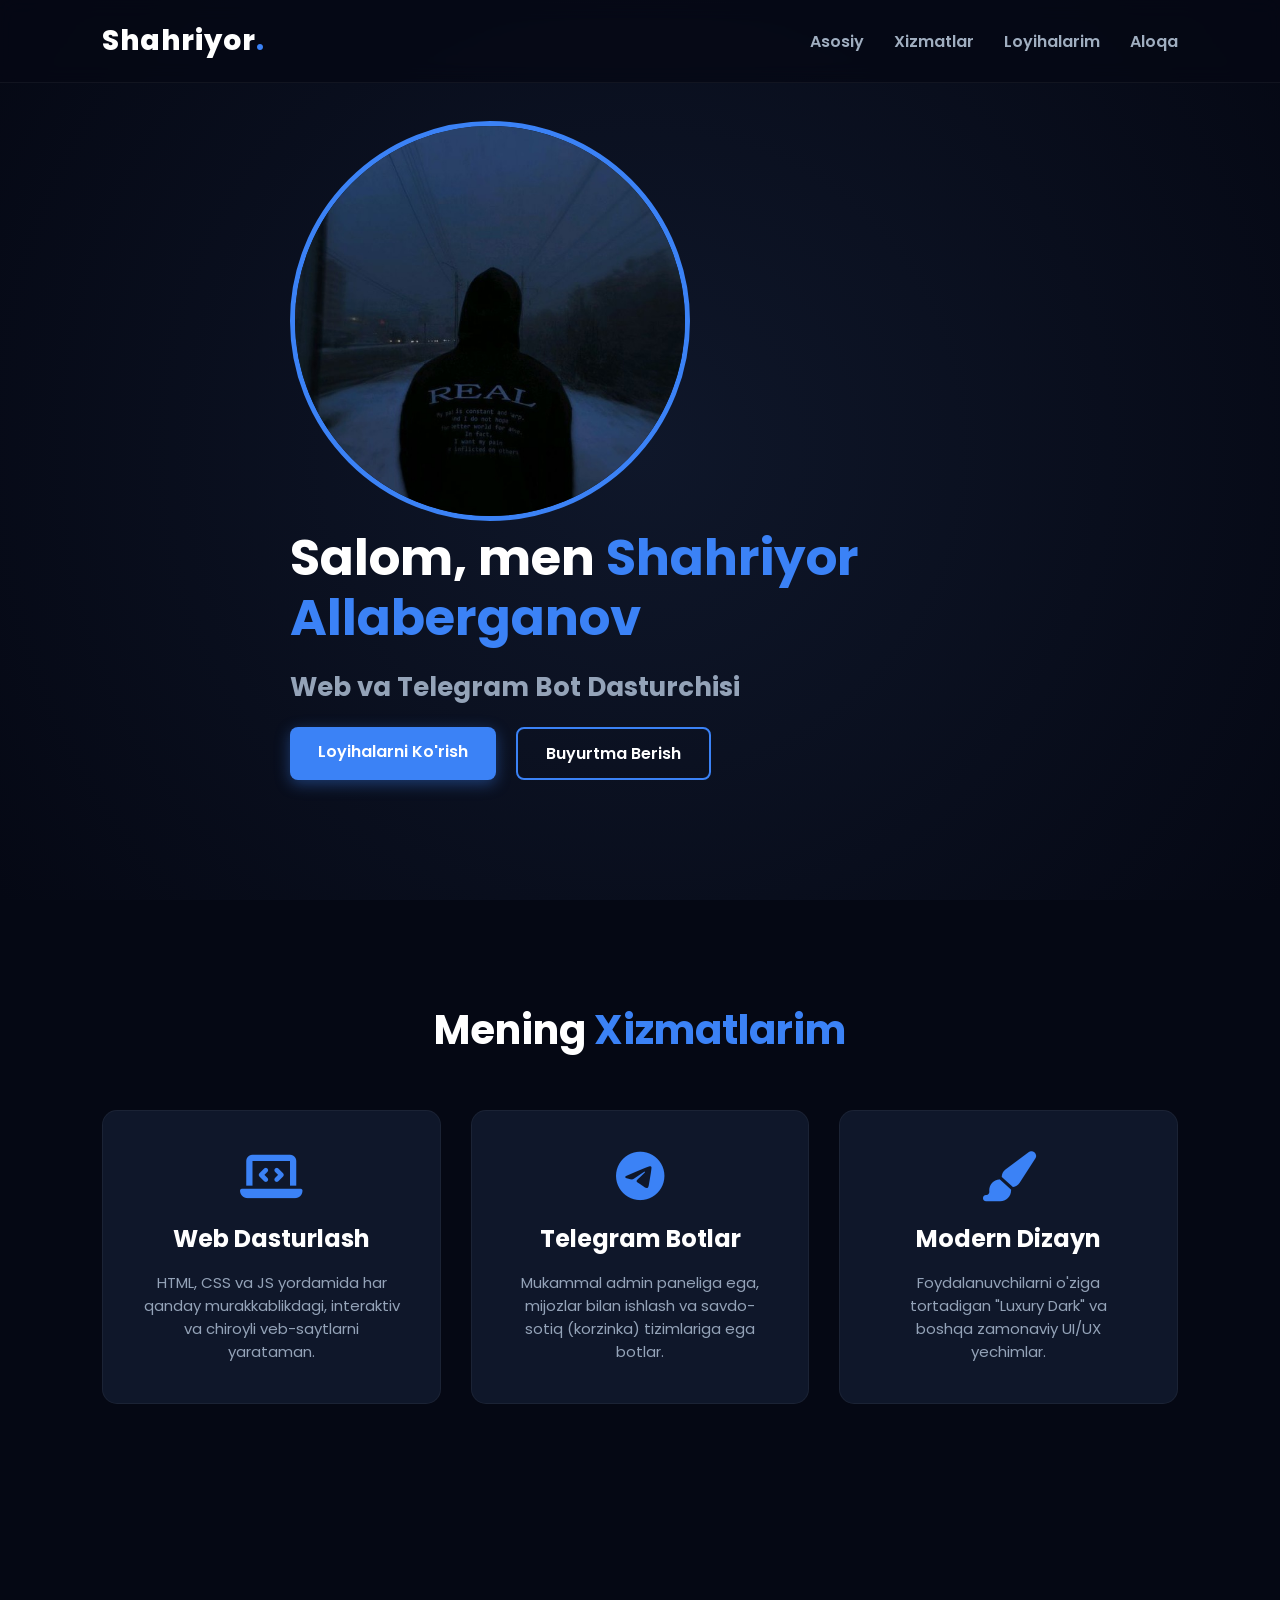
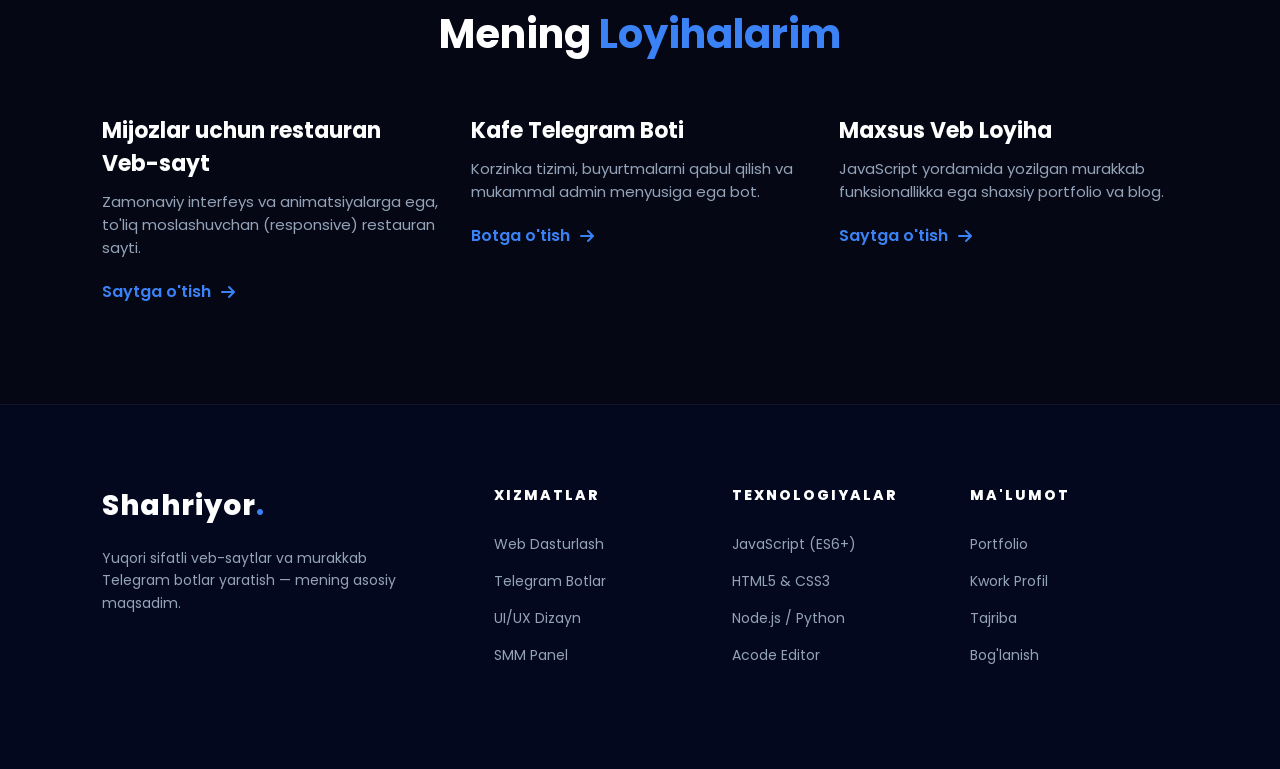
<file: index.html>
<!DOCTYPE html>
<html lang="uz">
<head>
    <meta charset="UTF-8">
    <meta name="viewport" content="width=device-width, initial-scale=1.0">
    <title>Shahriyor Allaberganov | Dasturchi va Bot Yaratuvchi</title>
    <link rel="stylesheet" href="style.css">
    <link rel="stylesheet" href="https://cdnjs.cloudflare.com/ajax/libs/font-awesome/6.4.0/css/all.min.css">
</head>
<body>

    <nav class="navbar">
        <a href="#" class="logo">Shahriyor<span>.</span></a>
        <ul class="nav-links">
            <li><a href="#home">Asosiy</a></li>
            <li><a href="#about">Xizmatlar</a></li>
            <li><a href="#projects">Loyihalarim</a></li>
            <li><a href="./aloqa.html">Aloqa</a></li>
        </ul>
    </nav>

    <section id="home" class="hero">
    <div class="hero-content reveal">
        <div class="profile-img-container">
            <img src="./IMG_20260422_090904_716.jpg" alt="Shahriyor" class="profile-img">
        </div>
        <h1>Salom, men <span>Shahriyor Allaberganov</span></h1>
        <h3>Web va Telegram Bot Dasturchisi</h3>
        <div class="hero-buttons">
            <a href="#projects" class="btn primary">Loyihalarni Ko'rish</a>
            <a href="./aloqa.html" class="btn secondary">Buyurtma Berish</a>
        </div>
    </div>
</section>


    <section id="about" class="services">
        <h2 class="section-title reveal">Mening <span>Xizmatlarim</span></h2>
        <div class="service-container">
            <div class="service-box reveal">
                <i class="fas fa-laptop-code"></i>
                <h3>Web Dasturlash</h3>
                <p>HTML, CSS va JS yordamida har qanday murakkablikdagi, interaktiv va chiroyli veb-saytlarni yarataman.</p>
            </div>
            <div class="service-box reveal">
                <i class="fab fa-telegram-plane"></i>
                <h3>Telegram Botlar</h3>
                <p>Mukammal admin paneliga ega, mijozlar bilan ishlash va savdo-sotiq (korzinka) tizimlariga ega botlar.</p>
            </div>
            <div class="service-box reveal">
                <i class="fas fa-paint-brush"></i>
                <h3>Modern Dizayn</h3>
                <p>Foydalanuvchilarni o'ziga tortadigan "Luxury Dark" va boshqa zamonaviy UI/UX yechimlar.</p>
            </div>
        </div>
    </section>

    <section id="projects" class="portfolio">
        <h2 class="section-title reveal">Mening <span>Loyihalarim</span></h2>
        <div class="portfolio-container">
            <div class="portfolio-card reveal">
                <div class="card-info">
                    <h4>Mijozlar uchun restauran Veb-sayt</h4>
                    <p>Zamonaviy interfeys va animatsiyalarga ega, to'liq moslashuvchan (responsive) restauran sayti.</p>
                    <a href="https://shakxriyarr-commits.github.io/qopoq-somsa/" class="btn-link">Saytga o'tish <i class="fas fa-arrow-right"></i></a>
                </div>
            </div>
            <div class="portfolio-card reveal">
                <div class="card-info">
                    <h4>Kafe Telegram Boti</h4>
                    <p>Korzinka tizimi, buyurtmalarni qabul qilish va mukammal admin menyusiga ega bot.</p>
                    <a href="https://t.me/cofefood_bot" class="btn-link">Botga o'tish <i class="fas fa-arrow-right"></i></a>
                </div>
            </div>
            <div class="portfolio-card reveal">
                <div class="card-info">
                    <h4>Maxsus Veb Loyiha</h4>
                    <p>JavaScript yordamida yozilgan murakkab funksionallikka ega shaxsiy portfolio va blog.</p>
                    <a href="https://shakxriyarr-commits.github.io/instagram/" class="btn-link">Saytga o'tish <i class="fas fa-arrow-right"></i></a>
                </div>
            </div>
        </div>
    </section>

    <footer class="main-footer reveal">
    <div class="footer-container">
        <div class="footer-brand">
            <a href="#" class="logo">Shahriyor<span>.</span></a>
            <p>Yuqori sifatli veb-saytlar va murakkab Telegram botlar yaratish — mening asosiy maqsadim.</p>
        </div>

        <div class="footer-links-grid">
            <div class="footer-column">
                <h4>XIZMATLAR</h4>
                <ul>
                    <li><a href="#">Web Dasturlash</a></li>
                    <li><a href="#">Telegram Botlar</a></li>
                    <li><a href="#">UI/UX Dizayn</a></li>
                    <li><a href="#">SMM Panel</a></li>
                </ul>
            </div>
            <div class="footer-column">
                <h4>TEXNOLOGIYALAR</h4>
                <ul>
                    <li><a href="#">JavaScript (ES6+)</a></li>
                    <li><a href="#">HTML5 & CSS3</a></li>
                    <li><a href="#">Node.js / Python</a></li>
                    <li><a href="#">Acode Editor</a></li>
                </ul>
            </div>
            <div class="footer-column">
                <h4>MA'LUMOT</h4>
                <ul>
                    <li><a href="#">Portfolio</a></li>
                    <li><a href="#">Kwork Profil</a></li>
                    <li><a href="#">Tajriba</a></li>
                    <li><a href="#">Bog'lanish</a></li>
                </ul>
            </div>
        </div>
    </div>

   
    </div>
</footer>

    <script src="script.js"></script>
</body>
</html>
</file>
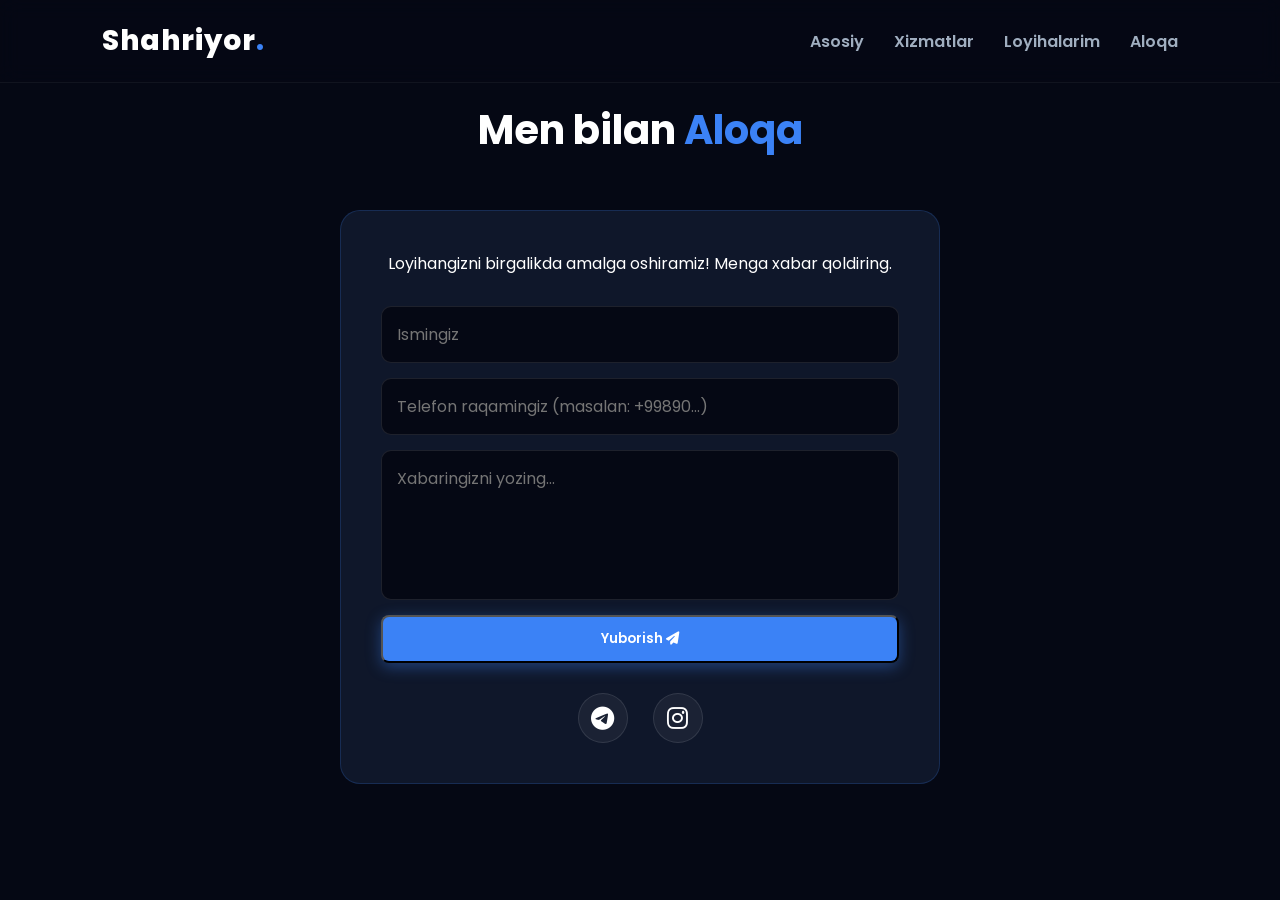
<file: aloqa.html>
<!DOCTYPE html>
<html lang="en">
<head>
    <meta charset="UTF-8">
    <meta name="viewport" content="width=device-width, initial-scale=1.0">
    <link rel="stylesheet" href="./style.css">
    <link rel="stylesheet" href="https://cdnjs.cloudflare.com/ajax/libs/font-awesome/6.5.1/css/all.min.css">
    <title>Document</title>
</head>
<body>
      <nav class="navbar">
        <a href="#" class="logo">Shahriyor<span>.</span></a>
        <ul class="nav-links">
            <li><a href="./index.html#home">Asosiy</a></li>
            <li><a href="./index.html#about">Xizmatlar</a></li>
            <li><a href="#projects">Loyihalarim</a></li>
            <li><a href="./aloqa.html">Aloqa</a></li>
        </ul>
    </nav>
<section id="contact" class="contact">
    <h2 class="section-title reveal">Men bilan <span>Aloqa</span></h2>
    
    <div class="contact-container reveal">
        <p>Loyihangizni birgalikda amalga oshiramiz! Menga xabar qoldiring.</p>
        
        <form class="contact-form-main" id="tgForm" onsubmit="sendToTelegram(event)">
            <input type="text" id="userName" placeholder="Ismingiz" required>
            <input type="tel" id="userPhone" placeholder="Telefon raqamingiz (masalan: +99890...)" required>
            <textarea id="userMessage" placeholder="Xabaringizni yozing..." required></textarea>
            
            <button type="submit" class="btn primary full-width">
                Yuborish <i class="fas fa-paper-plane"></i>
            </button>
        </form>

        <div class="social-links-minimal">
    <a href="https://t.me/shaxriiyar" target="_blank" class="social-icon tg">
        <i class="fa-brands fa-telegram"></i>
    </a>
    <a href="https://instagram.com/shakxriyarr" target="_blank" class="social-icon insta">
        <i class="fa-brands fa-instagram"></i>
    </a>
</div>
    </div>
</section>
<script src="./script.js"></script>
</body>
</html>
</file>
<file: style.css>
@import url('https://fonts.googleapis.com/css2?family=Poppins:wght@300;400;600;800&display=swap');

* {
    margin: 0;
    padding: 0;
    box-sizing: border-box;
    font-family: 'Poppins', sans-serif;
    scroll-behavior: smooth;
}

body {
    background-color: #050814; /* Chuqur qora-ko'k fon */
    color: #ffffff;
    overflow-x: hidden;
}

/* Navigatsiya */
.navbar {
    position: fixed;
    top: 0;
    width: 100%;
    padding: 20px 8%;
    display: flex;
    justify-content: space-between;
    align-items: center;
    background: rgba(5, 8, 20, 0.8);
    backdrop-filter: blur(10px);
    z-index: 100;
    border-bottom: 1px solid rgba(255, 255, 255, 0.05);
}

.logo {
    font-size: 28px;
    font-weight: 800;
    color: #fff;
    text-decoration: none;
    letter-spacing: 1px;
}

.logo span {
    color: #3b82f6; /* Och ko'k urg'u */
}

.nav-links {
    list-style: none;
    display: flex;
    gap: 30px;
}

.nav-links a {
    color: #a0aec0;
    text-decoration: none;
    font-weight: 600;
    transition: 0.3s;
}

.nav-links a:hover {
    color: #3b82f6;
    text-shadow: 0 0 10px rgba(59, 130, 246, 0.5);
}

/* Tugmalar */
.btn {
    padding: 12px 28px;
    border-radius: 8px;
    text-decoration: none;
    font-weight: 600;
    transition: 0.4s;
    display: inline-block;
}

.btn.primary {
    background: #3b82f6;
    color: #fff;
    box-shadow: 0 4px 15px rgba(59, 130, 246, 0.4);
}

.btn.primary:hover {
    background: #2563eb;
    box-shadow: 0 6px 20px rgba(59, 130, 246, 0.6);
    transform: translateY(-3px);
}

.btn.secondary {
    background: transparent;
    color: #fff;
    border: 2px solid #3b82f6;
}

.btn.secondary:hover {
    background: rgba(59, 130, 246, 0.1);
    transform: translateY(-3px);
}

/* Asosiy Qism */
.hero {
    min-height: 100vh;
    display: flex;
    align-items: center;
    padding: 0 8%;
    background: radial-gradient(circle at 50% 50%, #0f172a 0%, #050814 100%);
    justify-content: center;
}

.hero-content {
    max-width: 700px;
}

.hero-content h1 {
    font-size: 50px;
    line-height: 1.2;
    margin-bottom: 20px;
}

.hero-content h1 span {
    color: #3b82f6;
}

.hero-content h3 {
    font-size: 26px;
    color: #94a3b8;
    margin-bottom: 20px;
}

.hero-content p {
    color: #cbd5e1;
    font-size: 16px;
    margin-bottom: 40px;
    line-height: 1.6;
}

.hero-buttons {
    display: flex;
    gap: 20px;
}

/* Sarlavhalar */
.section-title {
    text-align: center;
    font-size: 40px;
    margin-bottom: 50px;
}

.section-title span {
    color: #3b82f6;
}

/* Xizmatlar */
.services, .portfolio, .contact {
    padding: 100px 8%;
}

.service-container {
    display: grid;
    grid-template-columns: repeat(auto-fit, minmax(300px, 1fr));
    gap: 30px;
}

.service-box {
    background: #0f172a;
    padding: 40px;
    border-radius: 15px;
    text-align: center;
    border: 1px solid rgba(255, 255, 255, 0.05);
    transition: 0.4s;
}

.service-box:hover {
    transform: translateY(-10px);
    border-color: #3b82f6;
    box-shadow: 0 10px 30px rgba(59, 130, 246, 0.15);
}

.service-box i {
    font-size: 50px;
    color: #3b82f6;
    margin-bottom: 20px;
}

.service-box h3 {
    font-size: 24px;
    margin-bottom: 15px;
}

.service-box p {
    color: #94a3b8;
    font-size: 15px;
}

/* Loyihalar */
.portfolio-container {
    display: grid;
    grid-template-columns: repeat(auto-fit, minmax(320px, 1fr));
    gap: 30px;
}

.profile-img-container{

}
.profile-img-container img {
    border-radius: 300px;
    width: 400px;
    height: 400px;
    border: solid 5px #3b82f6;
}

.card-info h4 {
    font-size: 22px;
    margin-bottom: 10px;
    color: #fff;
}

.card-info p {
    color: #94a3b8;
    font-size: 15px;
    margin-bottom: 20px;
}

.btn-link {
    color: #3b82f6;
    text-decoration: none;
    font-weight: 600;
    display: flex;
    align-items: center;
    gap: 10px;
    transition: 0.3s;
}

.btn-link:hover {
    color: #81b9fd;
    gap: 15px;
}

/* Aloqa */
.contact-content {
    text-align: center;
    background: #0f172a;
    padding: 50px;
    border-radius: 20px;
    border: 1px solid rgba(59, 130, 246, 0.2);
}

.contact-content p {
    font-size: 18px;
    color: #cbd5e1;
    margin-bottom: 30px;
}

.social-links {
    display: flex;
    justify-content: center;
    gap: 20px;
    flex-wrap: wrap;
}

.social-links a {
    display: flex;
    align-items: center;
    gap: 10px;
    padding: 12px 25px;
    background: #050814;
    color: #fff;
    text-decoration: none;
    border-radius: 8px;
    border: 1px solid rgba(255, 255, 255, 0.1);
    font-weight: 600;
    transition: 0.4s;
}

.social-links a:hover {
    background: #3b82f6;
    border-color: #3b82f6;
    transform: translateY(-3px);
}
.social-links-minimal {
    display: flex;
    justify-content: center;
    gap: 20px;
    margin-top: 25px;
}

.social-icon {
    width: 50px;
    height: 50px;
    display: flex;
    align-items: center;
    justify-content: center;
    border-radius: 50%;
    background: rgba(255, 255, 255, 0.05); /* Aylana foni */
    color: #ffffff !important; /* Icon rangi oq bo'lishi shart */
    font-size: 24px;
    text-decoration: none;
    transition: all 0.4s ease;
    border: 1px solid rgba(255, 255, 255, 0.1);
}

/* Icon ichidagi 'i' tegi ko'rinishini kafolatlash */
.social-icon i {
    display: block;
    line-height: 1;
}

/* Hover effektlari */
.social-icon.tg:hover {
    background: #0088cc;
    box-shadow: 0 0 20px rgba(0, 136, 204, 0.5);
    transform: translateY(-5px);
}

.social-icon.insta:hover {
    background: linear-gradient(45deg, #f09433, #e6683c, #dc2743, #cc2366, #bc1888);
    box-shadow: 0 0 20px rgba(220, 39, 67, 0.5);
    transform: translateY(-5px);
}
/* Footer */
/* Asosiy Footer Stili */
.main-footer {
    background-color: #03081f;
    padding: 80px 8% 30px;
    border-top: 1px solid rgba(255, 255, 255, 0.05);
}

.footer-container {
    display: flex;
    justify-content: space-between;
    flex-wrap: wrap;
    gap: 50px;
    margin-bottom: 60px;
}

.footer-brand {
    flex: 1;
    min-width: 250px;
}

.footer-brand p {
    color: #94a3b8;
    margin-top: 20px;
    line-height: 1.6;
    font-size: 14px;
    max-width: 300px;
}

.footer-links-grid {
    flex: 2;
    display: grid;
    grid-template-columns: repeat(auto-fit, minmax(150px, 1fr));
    gap: 30px;
}

.footer-column h4 {
    font-size: 14px;
    font-weight: 800;
    letter-spacing: 2px;
    color: #fff;
    margin-bottom: 25px;
    text-transform: uppercase;
}

.footer-column ul {
    list-style: none;
}

.footer-column ul li {
    margin-bottom: 12px;
}

.footer-column ul li a {
    text-decoration: none;
    color: #94a3b8;
    font-size: 14px;
    transition: 0.3s;
}

.footer-column ul li a:hover {
    color: #3b82f6;
    padding-left: 5px;
}

/* Footer Pastki Qismi */
.footer-bottom {
    display: flex;
    justify-content: space-between;
    align-items: center;
    padding-top: 30px;
    border-top: 1px solid rgba(255, 255, 255, 0.05);
    color: #64748b;
    font-size: 13px;
}

.footer-legal a {
    color: #3b82f6;
    text-decoration: none;
    font-style: italic;
}

/* Mobil Moslashuvchanlik */
@media (max-width: 768px) {
    .footer-container {
        flex-direction: column;
    }
    .footer-bottom {
        flex-direction: column;
        gap: 15px;
        text-align: center;
    }
}

/* Animatsiyalar (JS uchun classlar) */
.reveal {
    opacity: 0;
    transform: translateY(50px);
    transition: all 0.8s ease-out;
}

.reveal.active {
    opacity: 1;
    transform: translateY(0);
}

.contact-container {
    max-width: 600px;
    margin: 0 auto;
    background: #0f172a;
    padding: 40px;
    border-radius: 20px;
    border: 1px solid rgba(59, 130, 246, 0.2);
    text-align: center;
}

.contact-form-main {
    display: flex;
    flex-direction: column;
    gap: 15px;
    margin: 30px 0;
}

.contact-form-main input, 
.contact-form-main textarea {
    width: 100%;
    background: #050814;
    border: 1px solid rgba(255, 255, 255, 0.1);
    padding: 15px;
    color: white;
    border-radius: 10px;
    outline: none;
    font-size: 16px;
    transition: 0.3s;
}

.contact-form-main textarea {
    height: 150px;
    resize: none;
}

.contact-form-main input:focus, 
.contact-form-main textarea:focus {
    border-color: #3b82f6;
    box-shadow: 0 0 10px rgba(59, 130, 246, 0.2);
}

.full-width {
    width: 100%;
    cursor: pointer;
}

.social-links-minimal {
    display: flex;
    justify-content: center;
    gap: 25px;
    margin-top: 20px;
    font-size: 24px;
}

.social-links-minimal a {
    color: #94a3b8;
    transition: 0.3s;
}

.social-links-minimal a:hover {
    color: #3b82f6;
    transform: scale(1.2);
}
/* Mobil moslashuvchanlik */
@media (max-width: 768px) {
    .nav-links { display: none; } /* Mobil menyu qo'shish mumkin */
    .hero-content h1 { font-size: 38px; }
    .hero-buttons { flex-direction: column; }
    .btn { text-align: center; }
}
</file>
